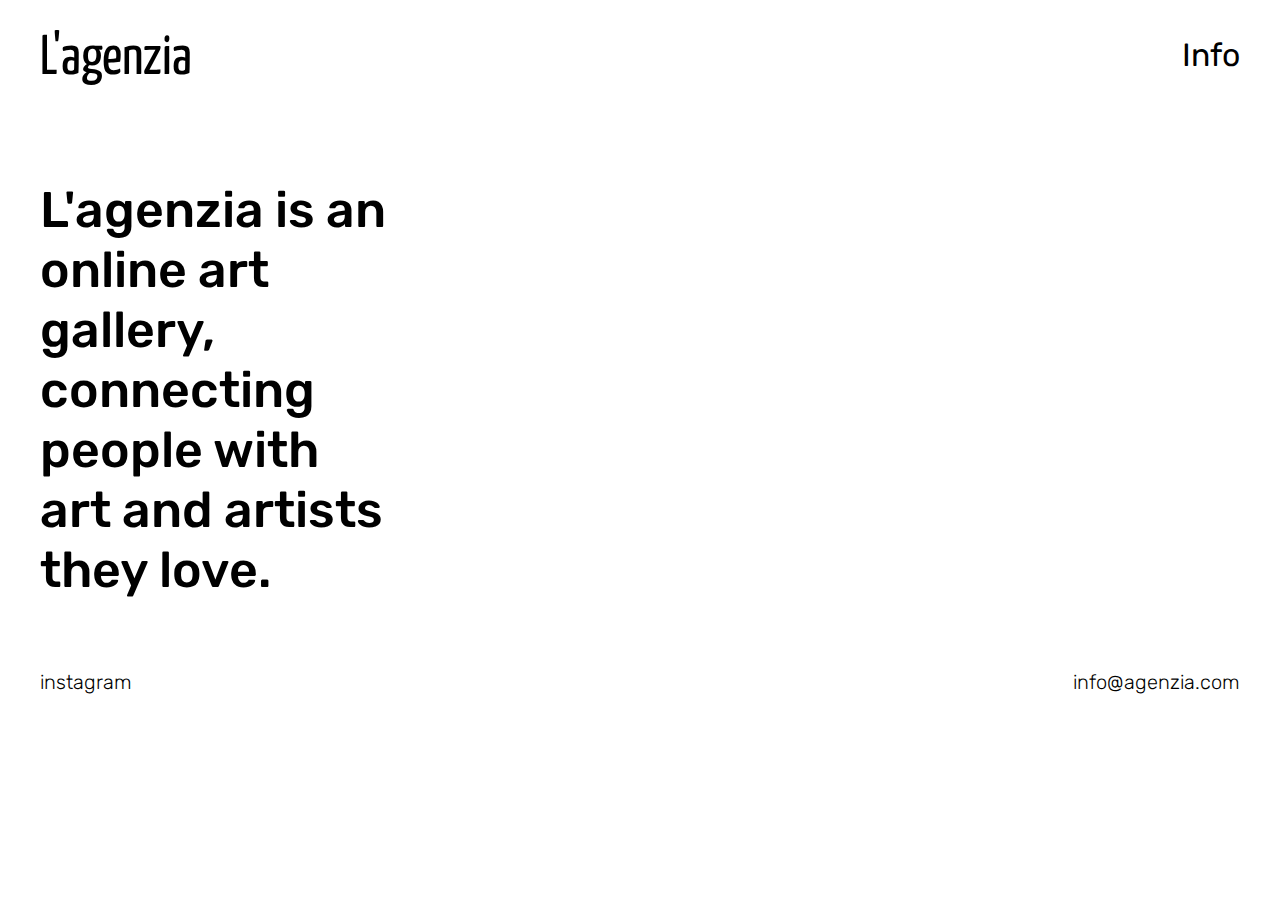
<file: contact.html>
<!DOCTYPE html>
<html lang="en">
<head>
    <meta charset="UTF-8">
    <meta http-equiv="X-UA-Compatible" content="IE=edge">
    <meta name="viewport" content="width=device-width, initial-scale=1.0">
    <title>Document</title>
    <link rel="stylesheet" href="stylecontact.css">
    <link rel="preconnect" href="https://fonts.googleapis.com">
    <link rel="preconnect" href="https://fonts.gstatic.com" crossorigin>
    <link href="https://fonts.googleapis.com/css2?family=Yanone+Kaffeesatz:wght@200;300;400;500;600;700&display=swap" rel="stylesheet">
    <link rel="preconnect" href="https://fonts.googleapis.com">
    <link rel="preconnect" href="https://fonts.gstatic.com" crossorigin>
    <link href="https://fonts.googleapis.com/css2?family=Rubik:ital,wght@0,300;0,400;0,500;0,600;0,700;0,800;0,900;1,300;1,400;1,500;1,600;1,700;1,800;1,900&family=Yanone+Kaffeesatz:wght@200;300;400;500;600;700&display=swap" rel="stylesheet">



</head>
<body>

    <body>
        <header>
         <p><a href="index.html">L'agenzia</a></p>
         <nav>
            <ul>
            <li><a href="contact.html">Info</a></li>
            </ul>
         </nav>
        </header>

        <main>

            <p>L'agenzia
                is an online
                art gallery, connecting people with 
                art and artists
                they love.</p>

                <div class="contact">
                <ul>
                    <li><a href="">instagram</a></li>
                </ul>
                <ul>
                    <li><a href="">info@agenzia.com</a></li>
                </ul>
                </div>
                
        </main>





    
</body>
</html>
</file>
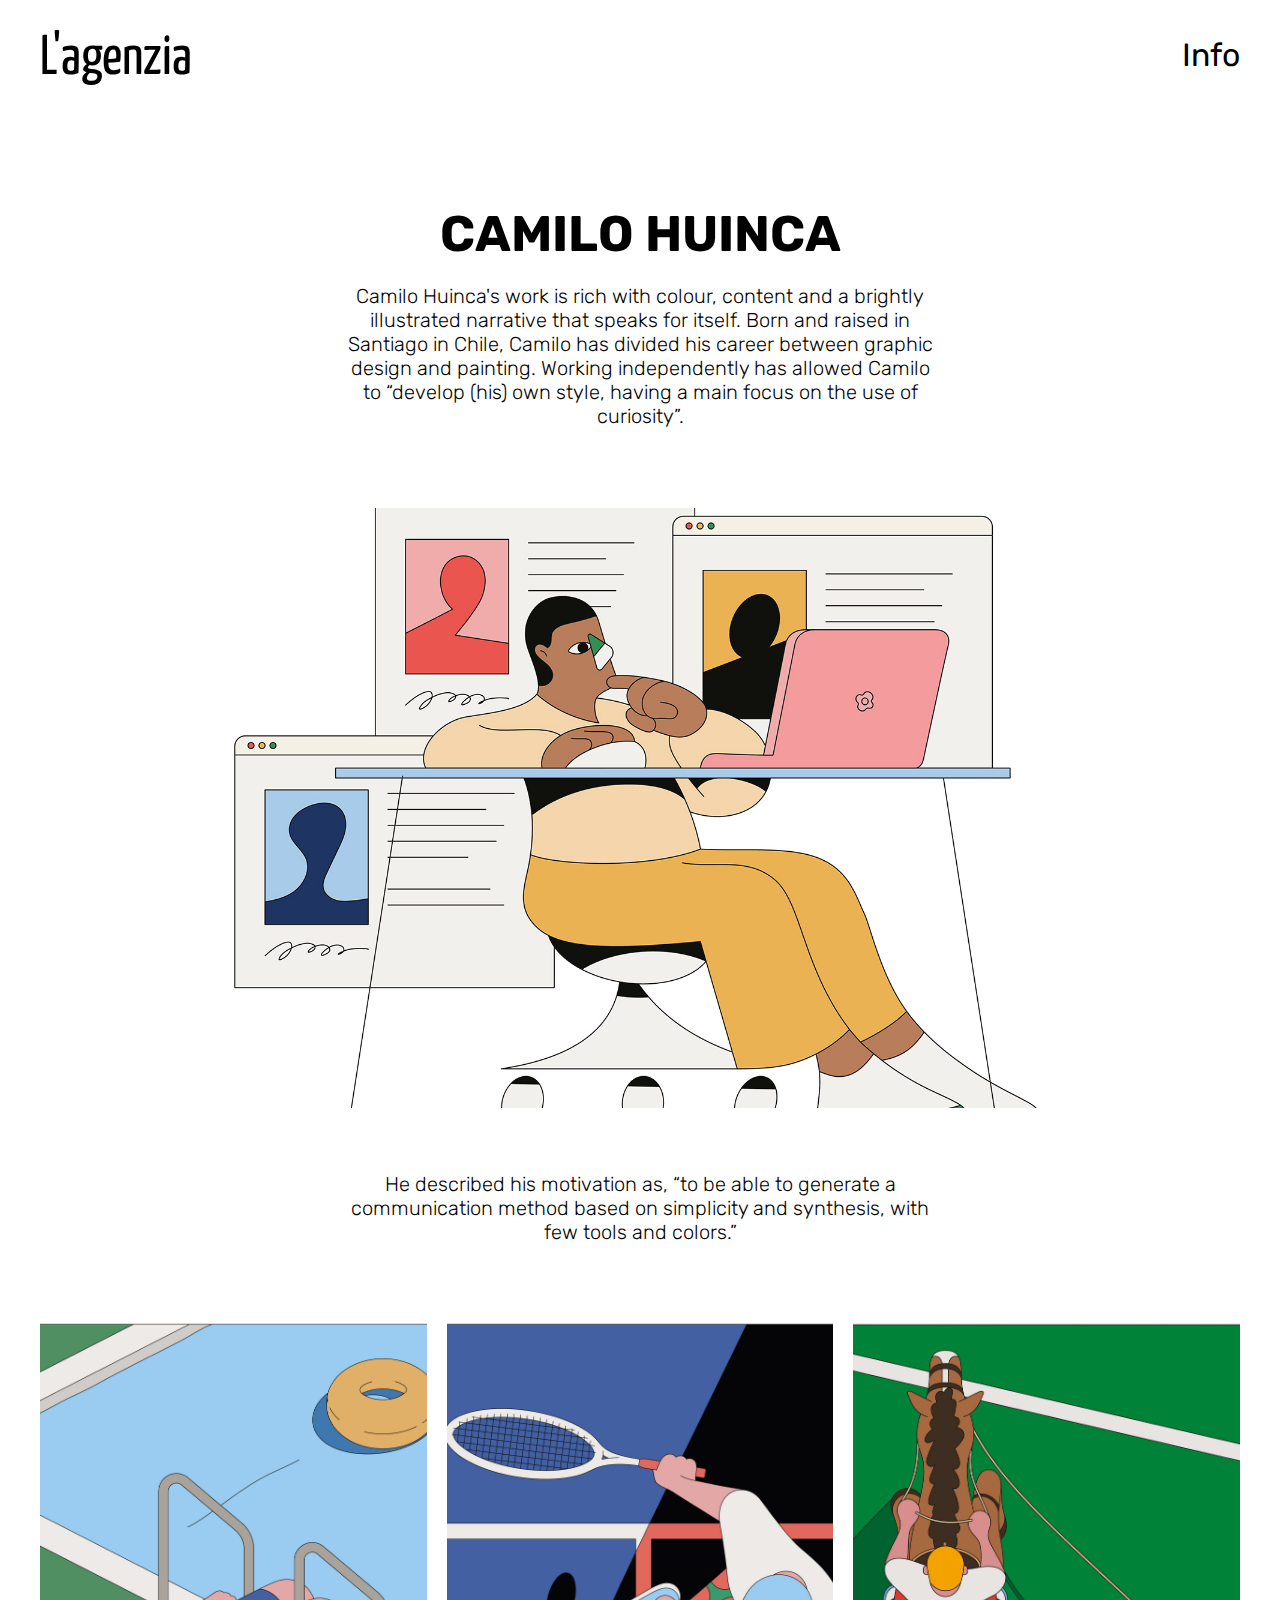
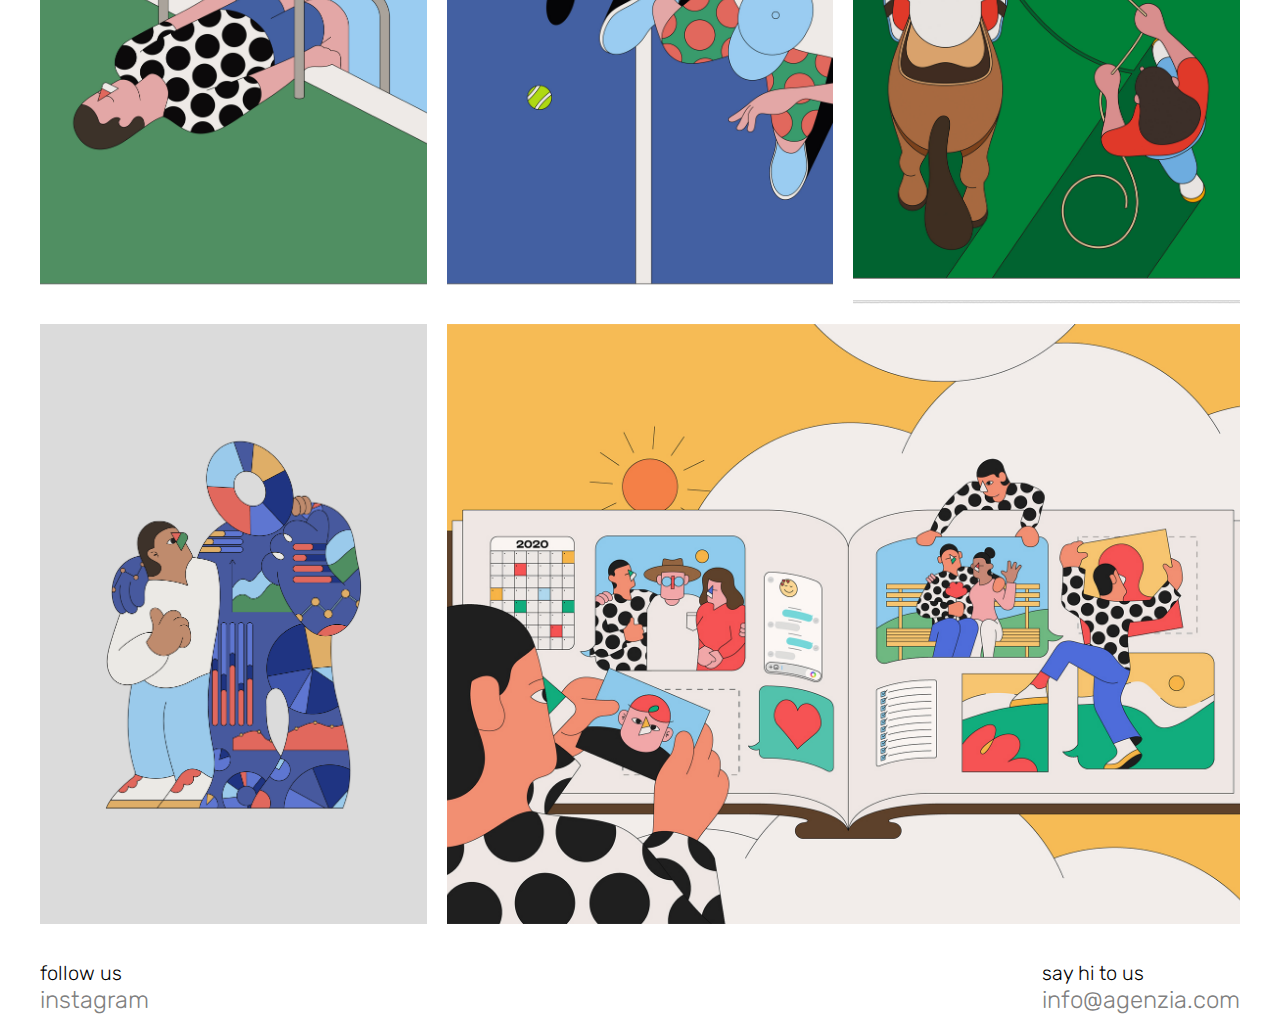
<file: illus2.html>
<!DOCTYPE html>
<html lang="en">
<head>
    <meta charset="UTF-8">
    <meta http-equiv="X-UA-Compatible" content="IE=edge">
    <meta name="viewport" content="width=device-width, initial-scale=1.0">
    <title>Document</title>
    <link rel="stylesheet" href="style1.css">

    <link rel="preconnect" href="https://fonts.googleapis.com">
    <link rel="preconnect" href="https://fonts.gstatic.com" crossorigin>
    <link href="https://fonts.googleapis.com/css2?family=Yanone+Kaffeesatz:wght@200;300;400;500;600;700&display=swap" rel="stylesheet">
    <link rel="preconnect" href="https://fonts.googleapis.com">
    <link rel="preconnect" href="https://fonts.gstatic.com" crossorigin>
    <link href="https://fonts.googleapis.com/css2?family=Rubik:ital,wght@0,300;0,400;0,500;0,600;0,700;0,800;0,900;1,300;1,400;1,500;1,600;1,700;1,800;1,900&family=Yanone+Kaffeesatz:wght@200;300;400;500;600;700&display=swap" rel="stylesheet">

</head>
<body>

    <header>
        <p><a href="index.html">L'agenzia</a></p>
        <nav>
           <ul>
           <li><a href="index.html">Info</a></li>
           </ul>
        </nav>
   </header>
   <main>
    <div class="hero">
    <div class="text1">
        <h1> CAMILO HUINCA </h1>  
        <p>Camilo Huinca's work is rich with colour, content and a brightly illustrated narrative that speaks for itself. Born
            and raised in Santiago in Chile, Camilo has divided his career between graphic design and painting. Working independently has allowed Camilo to “develop (his) own style, having a main focus on the use of curiosity”.</p>  
    </div> 

        <img src="illustratori/camilo huinca/AP_Camilo_Huinca_LALL_2_2x.png" alt="Camilo_Huinca_1">
    </div> 

    <div class="text2">
        <p>He described his motivation as, “to be able to generate a communication method based on simplicity and synthesis, with few tools and colors.”</p>

    </div>

        <div class="card1">
            <img src="illustratori/camilo huinca/AP_Camilo_Huinca_Tired-Swimmer_2x-scaled.png" alt="Camilo_Huinca_2">
            <img src="illustratori/camilo huinca/AP_Camilo_Huinca_Match-Point_2x-scaled.png" alt="Camilo_Huinca_3">
            <img src="illustratori/camilo huinca/AP_Camilo_Huinca_THE-NEW-YORKER_2x-scaled.png" alt="Camilo_Huinca_4">
        </div>


       

        <div class="card2">
            <div class="img1">
            <img src="illustratori/camilo huinca/AP_Camilo_Huinca_The-Atlantic-03_2x.png" alt="Camilo_Huinca_5">
            </div>
            <div class="img2">
            <img src="illustratori/camilo huinca/AP_Camilo_Huinca_social-well_2x.png" alt="Camilo_Huinca_6">
            </div>
        </div>


        <footer>

            <ul>
                <h2> follow us</h2>
                <li><a href="contact.html">instagram</a></li>
            </ul>
            <ul>
                <h2>say hi to us</h2>
                <li><a href="contact.html">info@agenzia.com</a></li>
            </ul>
            </footer>






</body>
</html>
</file>
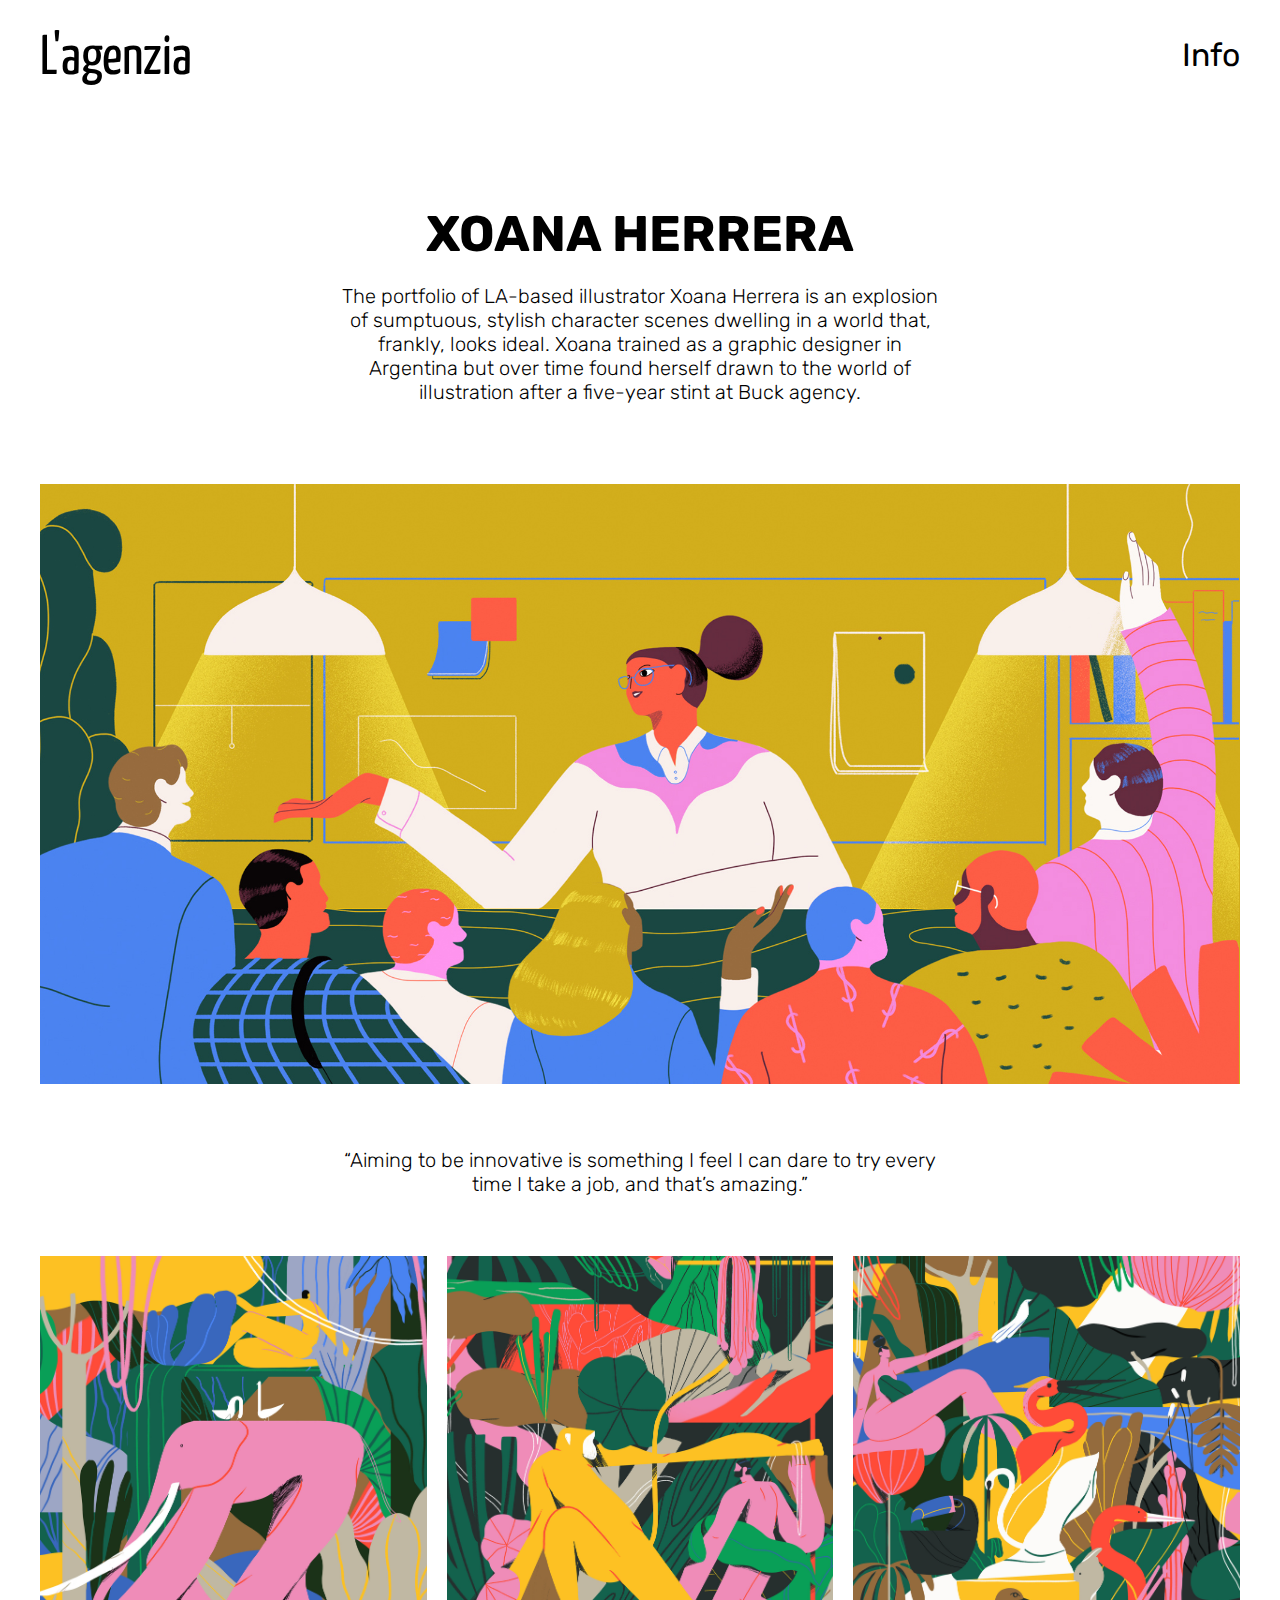
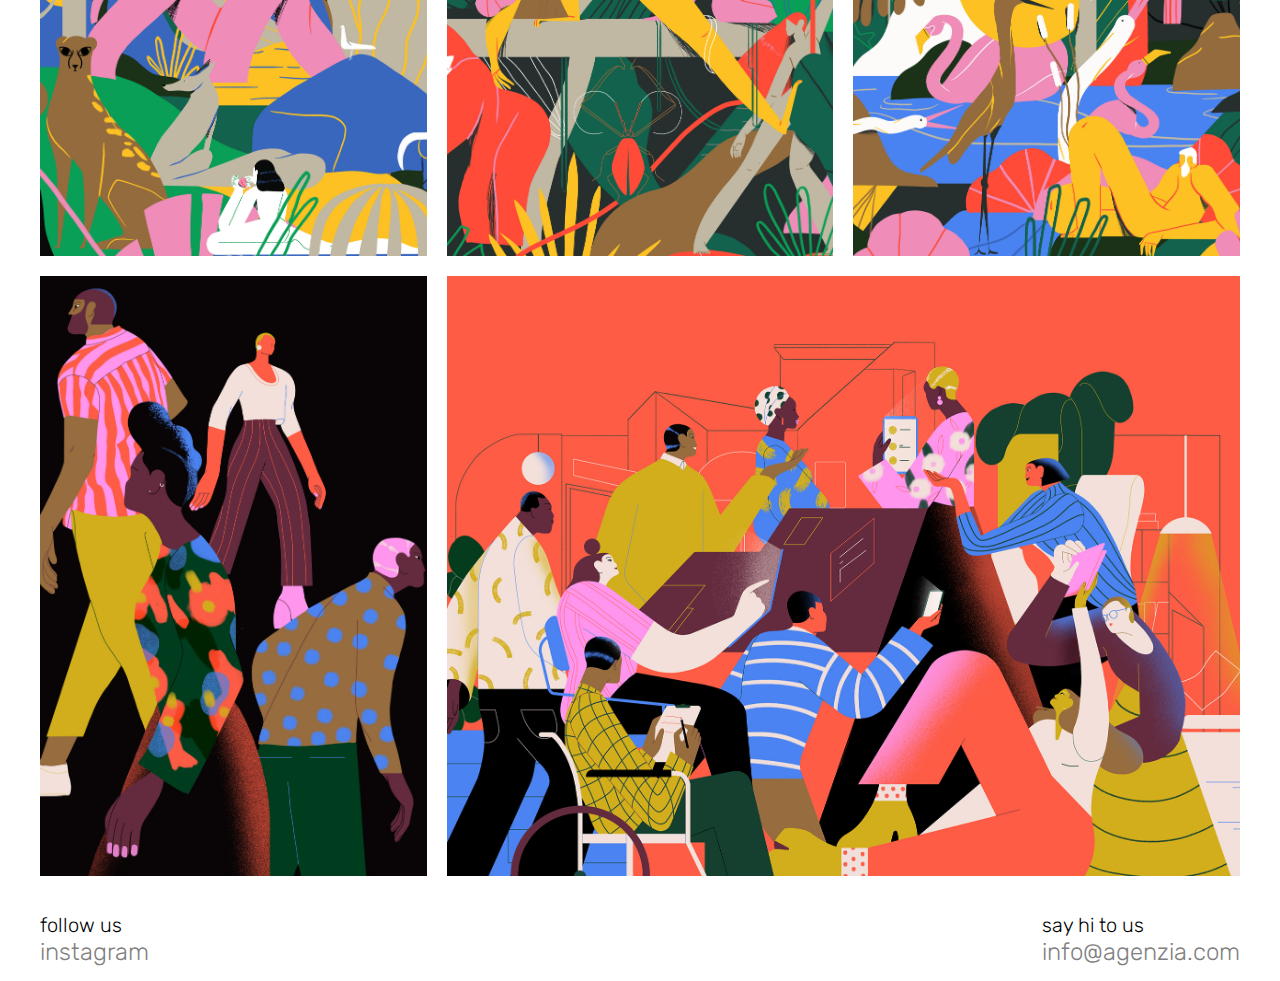
<file: illus3.html>
<!DOCTYPE html>
<html lang="en">
<head>
    <meta charset="UTF-8">
    <meta http-equiv="X-UA-Compatible" content="IE=edge">
    <meta name="viewport" content="width=device-width, initial-scale=1.0">
    <title>Document</title>
    <link rel="stylesheet" href="style2.css">

    <link rel="preconnect" href="https://fonts.googleapis.com">
    <link rel="preconnect" href="https://fonts.gstatic.com" crossorigin>
    <link href="https://fonts.googleapis.com/css2?family=Yanone+Kaffeesatz:wght@200;300;400;500;600;700&display=swap" rel="stylesheet">
    <link rel="preconnect" href="https://fonts.googleapis.com">
    <link rel="preconnect" href="https://fonts.gstatic.com" crossorigin>
    <link href="https://fonts.googleapis.com/css2?family=Rubik:ital,wght@0,300;0,400;0,500;0,600;0,700;0,800;0,900;1,300;1,400;1,500;1,600;1,700;1,800;1,900&family=Yanone+Kaffeesatz:wght@200;300;400;500;600;700&display=swap" rel="stylesheet">

</head>
<body>

    <header>
        <p><a href="index.html">L'agenzia</a></p>
        <nav>
           <ul>
           <li><a href="index.html">Info</a></li>
           </ul>
        </nav>
   </header>
   <main>
    <div class="hero">
    <div class="text1">
        <h1> XOANA HERRERA </h1>  
        <p>The portfolio of LA-based illustrator Xoana Herrera is an explosion of sumptuous, stylish character scenes dwelling in a world that, frankly, looks ideal. Xoana trained as a graphic designer in Argentina but over time found herself drawn to the world of illustration after a five-year stint at Buck agency.</p>  
    </div> 

        <img src="illustratori/xoana herrera/AP_Xoana_Herrera_Spot1_2x.png" alt="Xoana_Herrera_1">
    </div> 

    <div class="text2">
        <p> “Aiming to be innovative is something I feel I can dare to try every time I take a job, and that’s amazing.”</p>

    </div>

        <div class="card1">
            <img src="illustratori/xoana herrera/AP_Xoana_Herrera_Elefante_2x-1-scaled.png" alt="Xoana_Herrera_2">
            <img src="illustratori/xoana herrera/AP_Xoana_Herrera_Mono_2x-scaled.png" alt="Xoana_Herrera_3">
            <img src="illustratori/xoana herrera/AP_Xoana_Herrera_Aves_2x-scaled.png" alt="Xoana_Herrera_4">
        </div>


       

        <div class="card2">
            <div class="img1">
            <img src="illustratori/xoana herrera/AP_Xoana_Herrera_GCR_1_2x-scaled.png" alt="Xoana_Herrera_5">
            </div>
            <div class="img2">
            <img src="illustratori/xoana herrera/AP_Xoana_Herrera_GCR_9_2x.png" alt="Xoana_Herrera_6">
            </div>
        </div>


        <footer>

            <ul>
                <h2> follow us</h2>
                <li><a href="contact.html">instagram</a></li>
            </ul>
            <ul>
                <h2>say hi to us</h2>
                <li><a href="contact.html">info@agenzia.com</a></li>
            </ul>
            </footer>






</body>
</html>
</file>
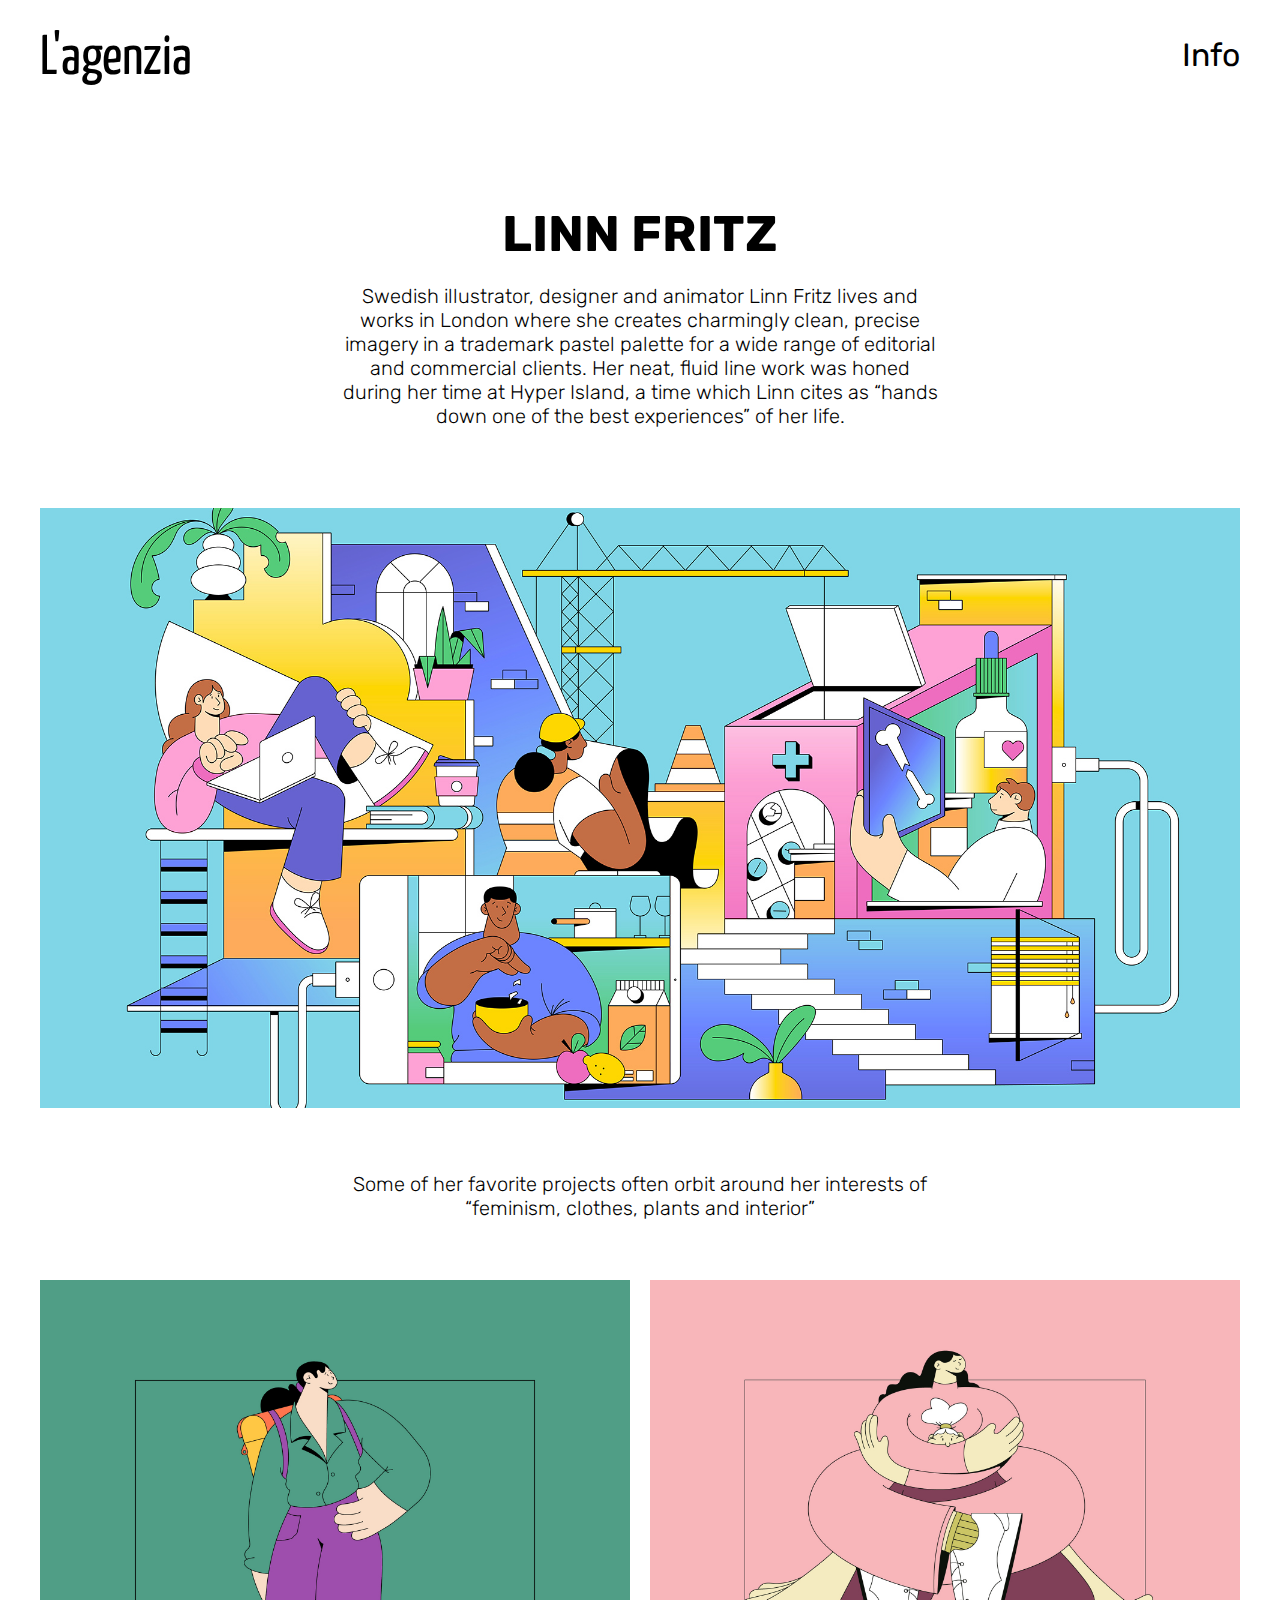
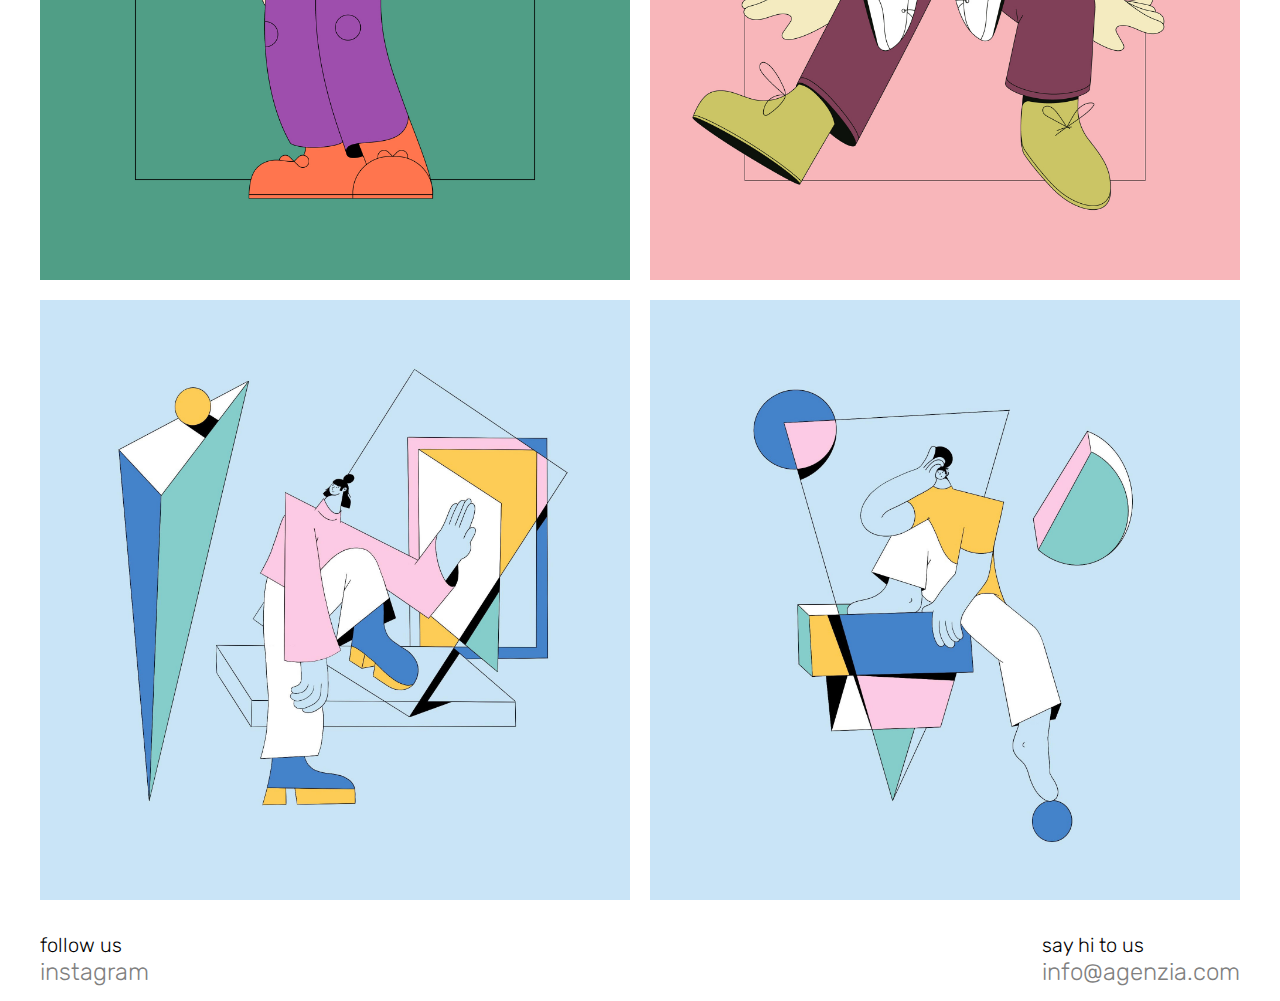
<file: illus4.html>
<!DOCTYPE html>
<html lang="en">
<head>
    <meta charset="UTF-8">
    <meta http-equiv="X-UA-Compatible" content="IE=edge">
    <meta name="viewport" content="width=device-width, initial-scale=1.0">
    <title>Document</title>
    <link rel="stylesheet" href="style3.css">

    <link rel="preconnect" href="https://fonts.googleapis.com">
    <link rel="preconnect" href="https://fonts.gstatic.com" crossorigin>
    <link href="https://fonts.googleapis.com/css2?family=Yanone+Kaffeesatz:wght@200;300;400;500;600;700&display=swap" rel="stylesheet">
    <link rel="preconnect" href="https://fonts.googleapis.com">
    <link rel="preconnect" href="https://fonts.gstatic.com" crossorigin>
    <link href="https://fonts.googleapis.com/css2?family=Rubik:ital,wght@0,300;0,400;0,500;0,600;0,700;0,800;0,900;1,300;1,400;1,500;1,600;1,700;1,800;1,900&family=Yanone+Kaffeesatz:wght@200;300;400;500;600;700&display=swap" rel="stylesheet">

</head>
<body>

    <header>
        <p><a href="index.html">L'agenzia</a></p>
        <nav>
           <ul>
           <li><a href="index.html">Info</a></li>
           </ul>
        </nav>
   </header>
   <main>
    <div class="hero">
    <div class="text1">
        <h1> LINN FRITZ </h1>  
        <p>Swedish illustrator, designer and animator Linn Fritz lives and works in London where she creates charmingly clean, precise imagery in a trademark pastel palette for a wide range of editorial and commercial clients. Her neat, fluid line work was honed during her time at Hyper Island, a time which Linn cites as “hands down one of the best experiences” of her life. </p>  
    </div> 

        <img src="illustratori/lin fritz/AP_Linn_Fritz_MadeToFlourish_2x.png" alt="Linn_Fritz_1">
    </div> 

    <div class="text2">
        <p> Some of her favorite projects often orbit around her interests of “feminism, clothes, plants and interior” </p>

    </div>

        <div class="card1">
            <img src="illustratori/lin fritz/AP_Linn_Fritz_HIKEGREEN_2x.png" alt="Linn_Fritz_2">
            <img src="illustratori/lin fritz/AP_Linn_Fritz_HUG_2x.png" alt="Linn_Fritz_3">
        </div>


       

        <div class="card2">
            <img src="illustratori/lin fritz/AP_Linn_Fritz_Blue01_2x.png" alt="Linn_Fritz_4">
            <img src="illustratori/lin fritz/AP_Linn_Fritz_Blue03_2x.png" alt="Linn_Fritz_3">
            </div>
        </div>


        <footer>

            <ul>
                <h2> follow us</h2>
                <li><a href="contact.html">instagram</a></li>
            </ul>
            <ul>
                <h2>say hi to us</h2>
                <li><a href="contact.html">info@agenzia.com</a></li>
            </ul>
            </footer>






</body>
</html>
</file>
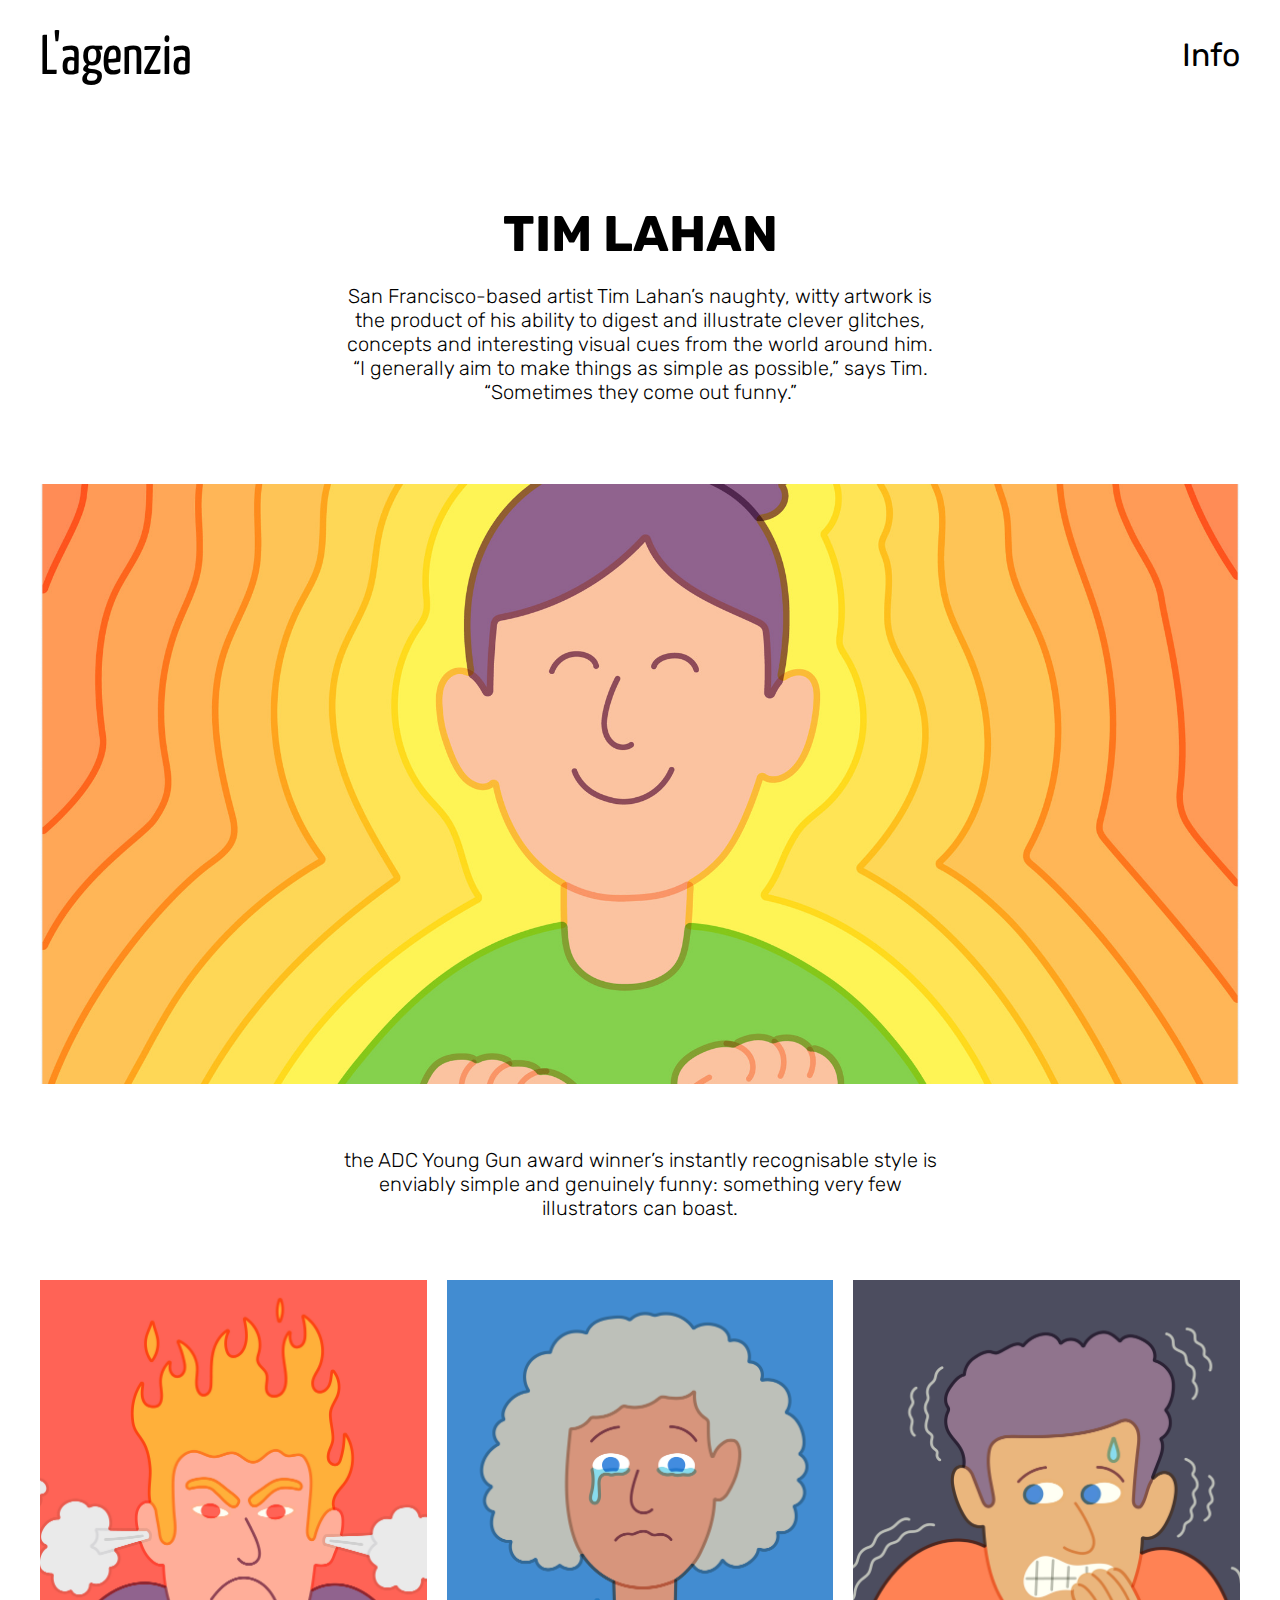
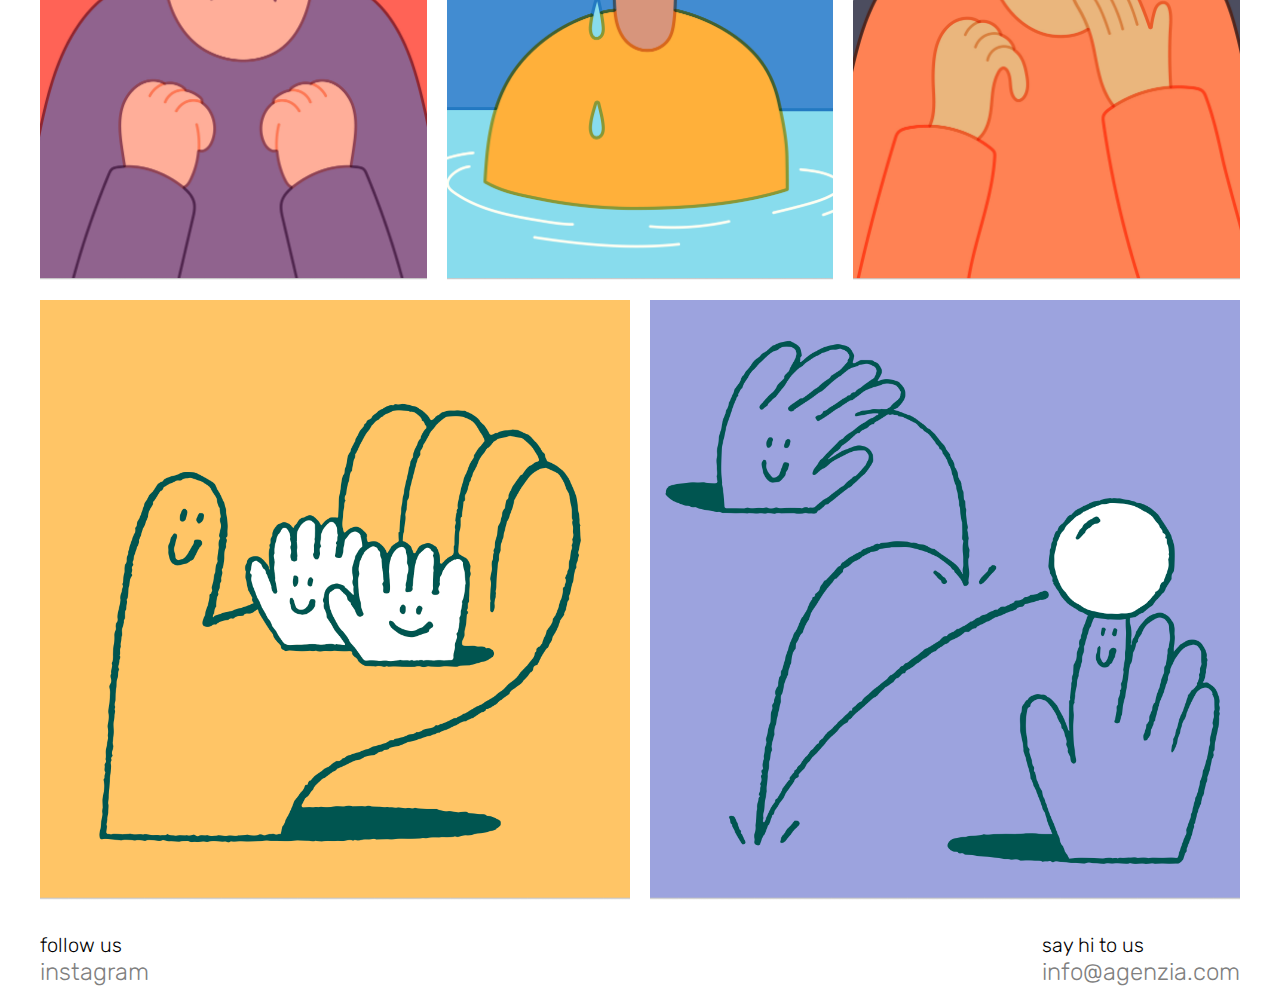
<file: illus6.html>
<!DOCTYPE html>
<html lang="en">
<head>
    <meta charset="UTF-8">
    <meta http-equiv="X-UA-Compatible" content="IE=edge">
    <meta name="viewport" content="width=device-width, initial-scale=1.0">
    <title>Document</title>
    <link rel="stylesheet" href="style3.css">

    <link rel="preconnect" href="https://fonts.googleapis.com">
    <link rel="preconnect" href="https://fonts.gstatic.com" crossorigin>
    <link href="https://fonts.googleapis.com/css2?family=Yanone+Kaffeesatz:wght@200;300;400;500;600;700&display=swap" rel="stylesheet">
    <link rel="preconnect" href="https://fonts.googleapis.com">
    <link rel="preconnect" href="https://fonts.gstatic.com" crossorigin>
    <link href="https://fonts.googleapis.com/css2?family=Rubik:ital,wght@0,300;0,400;0,500;0,600;0,700;0,800;0,900;1,300;1,400;1,500;1,600;1,700;1,800;1,900&family=Yanone+Kaffeesatz:wght@200;300;400;500;600;700&display=swap" rel="stylesheet">

</head>
<body>

    <header>
        <p><a href="index.html">L'agenzia</a></p>
        <nav>
           <ul>
           <li><a href="index.html">Info</a></li>
           </ul>
        </nav>
   </header>
   <main>
    <div class="hero">
    <div class="text1">
        <h1> TIM LAHAN </h1>  
        <p>San Francisco-based artist Tim Lahan’s naughty, witty artwork is the product of his ability to digest and illustrate clever glitches, concepts and interesting visual cues from the world around him. “I generally aim to make things as simple as possible,” says Tim. “Sometimes they come out funny.”
        </p>  
    </div> 

        <img src="illustratori/tim lahan/AP_Tim_Lahan_emotions_3_2x.png" alt="Tim_Lahan_1">
    </div> 

    <div class="text2">
        <p>  the ADC Young Gun award winner’s instantly recognisable style is enviably simple and genuinely funny: something very few illustrators can boast.</p>

    </div>

        <div class="card1">
            <img src="illustratori/tim lahan/AP_Tim_Lahan_emotions_4_2x.png" alt="Tim_Lahan_2">
            <img src="illustratori/tim lahan/AP_Tim_Lahan_emotions_1_2x.png" alt="Tim_Lahan_3">
            <img src="illustratori/tim lahan/AP_Tim_Lahan_emotions_2_2x.png" alt="Tim_Lahan_4">
        </div>



        <div class="card2">
            <img src="illustratori/tim lahan/AP_Tim_Lahan_ONEMEDICAL_1_2x.png" alt="Tim_Lahan_5">
            <img src="illustratori/tim lahan/AP_Tim_Lahan_ONEMEDICAL_3_2x.png" alt="Tim_Lahan_6">
        </div>


        <footer>

            <ul>
                <h2> follow us</h2>
                <li><a href="contact.html">instagram</a></li>
            </ul>
            <ul>
                <h2>say hi to us</h2>
                <li><a href="contact.html">info@agenzia.com</a></li>
            </ul>
            </footer>






</body>
</html>
</file>
<file: stylecontact.css>
body {
    margin:0;
    background-color: white;
    font-family: 'rubik';
}
img {
    max-width: 100%;
    height: auto;
}

header, main, footer {
    max-width: 1200px;
    margin: auto;
    } 

    header a {
        text-decoration: none;
        color: black;
        font-family: 'yanone kaffeesatz',rubik;
        font-weight: normal;
    }

    header p {
        font-size: 56px;
        margin: 0;
        font-weight: normal;
        font-family: 'yanone kaffeestaz';
    }

    header nav a {
        
        color: black;
        font-family: 'rubik';
        font-weight: normal;
        font-size: 32px;

    }

    header nav ul {
        text-decoration: none;
        list-style-type: none;
       
    }    


    header a:hover {
        color: black;
        font-weight: bold;
    }

    header {
        display: flex;
        justify-content: space-between;
        align-items: center;
        padding: 20px;
    }
        
    main {
        padding: 20px;
    }


    main p {
    font-family: 'rubik';
    width: 30%;
    font-size: 50px;
    font-weight: 500;
    }

    main ul {
        list-style-type: none;
        font-family: 'rubik';
        font-weight: lighter;
        font-size: 20px;
        padding: 0;
    } 

    main a {
    color: black;
    text-decoration: none;
}

main a:hover {
    color: black;
    font-weight: 400;
}

div.contact {
    display: flex;
    justify-content: space-between;
    align-items: center;
    margin: auto;
    padding: 0px;
}
</file>
<file: style1.css>
body {
    margin:0;
    background-color: white;
    font-family: 'rubik';
}
img {
    max-width: 100%;
    height: auto;
}

header, main, footer {
    max-width: 1200px;
    margin: auto;
    } 

    header a {
        text-decoration: none;
        color: black;
        font-family: 'yanone kaffeesatz',rubik;
        font-weight: normal;
    }

    header p {
        font-size: 56px;
        margin: 0;
        font-weight: normal;
        font-family: 'yanone kaffeestaz';
    }

    header nav a {
        
        color: black;
        font-family: 'rubik';
        font-weight: normal;
        font-size: 32px;

    }

    header nav ul {
        text-decoration: none;
        list-style-type: none;
       
    }    


    header a:hover {
        color: black;
        font-weight: bold;
    }

    header {
        display: flex;
        justify-content: space-between;
        align-items: center;
        padding: 20px;
       
    }

    div.text1 h1 {
        font-size: 50px;
        margin-bottom: 0;

    }
    div.text1 p {
        font-size: 20px;
        font-weight: lighter;
    }
    div.text1 {
        max-width: 100%;
        display: grid;
        grid-row: 1;
        text-align: center;
        width: 50%;
        margin: auto;
        padding: 60px;
    }

    main img {
        object-fit: cover;
        height: 600px; 
    }

    div.hero img {
        object-fit: cover;
        width: 100%;
         }

    div.text2 p {
        display: flex;
        justify-content: center;
        justify-items: center;
        width: 50%;
        margin: auto;
        padding: 60px;

     } 

     div.text2 p {
        font-size: 20px;
        font-weight: lighter;
        text-align: center;  
       
     } 

     div.card1 {
        display: grid;
        columns: 2;
        grid-template-columns: repeat(auto-fit, minmax(350px, 1fr));
        gap: 20px;
        margin-bottom: 20px;
    }

    div.card2 {
        display: grid;
        columns: 3;
        grid-template-columns: repeat(auto-fit, minmax(350px, 1fr));
        gap: 20px;
        
    }

    .img1 {
        grid-column: 1 / span 1;
        
     }

     .img2 {
        grid-column: 2 / span 2;
     }
   

     footer {
        display: flex;
        justify-content: space-between;
        align-items: center;
        line-height: 10px;
        
    }

    footer h2 {
        
        color: black;
        font-family: 'rubik';
        font-weight: lighter;
        font-size: 20px;
    } 

    footer ul {
        list-style-type: none;
        font-family: 'rubik';
        font-weight: lighter;
        font-size: 24px;
        padding: 0;
        
    } 

footer a {
    color: grey;
    text-decoration: none;
    
}

footer a:hover {
    color: black;
    font-weight: 400;
}
</file>
<file: style2.css>
body {
    margin:0;
    background-color: white;
    font-family: 'rubik';
}
img {
    max-width: 100%;
    height: auto;
}

header, main, footer {
    max-width: 1200px;
    margin: auto;
    } 

    header a {
        text-decoration: none;
        color: black;
        font-family: 'yanone kaffeesatz',rubik;
        font-weight: normal;
    }

    header p {
        font-size: 56px;
        margin: 0;
        font-weight: normal;
        font-family: 'yanone kaffeestaz';
    }

    header nav a {
        
        color: black;
        font-family: 'rubik';
        font-weight: normal;
        font-size: 32px;

    }

    header nav ul {
        text-decoration: none;
        list-style-type: none;
       
    }    


    header a:hover {
        color: black;
        font-weight: bold;
    }

    header {
        display: flex;
        justify-content: space-between;
        align-items: center;
        padding: 20px;
    }

    div.text1 h1 {
        font-size: 50px;
        margin-bottom: 0;

    }
    div.text1 p {
        font-size: 20px;
        font-weight: lighter;
    }
    div.text1 {
        max-width: 100%;
        display: grid;
        grid-row: 1;
        text-align: center;
        width: 50%;
        margin: auto;
        padding: 60px;
    }

    main img {
        object-fit: cover;
        height: 600px; 
    }

    div.hero img {
        object-fit: cover;
        width: 100%;
         }

    div.text2 p {
        display: flex;
        justify-content: center;
        justify-items: center;
        width: 50%;
        margin: auto;
        padding: 60px;

     } 

     div.text2 p {
        font-size: 20px;
        font-weight: lighter;
        text-align: center;  
       
     } 

     div.card1 {
        display: grid;
        columns: 3;
        grid-template-columns: repeat(auto-fit, minmax(350px, 1fr));
        gap: 20px;
        margin-bottom: 20px;
        
    }

    div.card2 {
        display: grid;
        columns: 3;
        grid-template-columns: repeat(auto-fit, minmax(350px, 1fr));
        gap: 20px;
        
    }

    .img1 {
        grid-column: 1 / span 1;
        
     }

     .img2 {
        grid-column: 2 / span 2;
     }


     footer {
        display: flex;
        justify-content: space-between;
        align-items: center;
        line-height: 10px;
        
    }

    footer h2 {
        
        color: black;
        font-family: 'rubik';
        font-weight: lighter;
        font-size: 20px;
    } 

    footer ul {
        list-style-type: none;
        font-family: 'rubik';
        font-weight: lighter;
        font-size: 24px;
        padding: 0;
        
        
    } 

footer a {
    color: grey;
    text-decoration: none;
    
}

footer a:hover {
    color: black;
    font-weight: 400;
}
</file>
<file: style3.css>
body {
    margin:0;
    background-color: white;
    font-family: 'rubik';
}
img {
    max-width: 100%;
    height: auto;
}

header, main, footer {
    max-width: 1200px;
    margin: auto;
    } 

    header a {
        text-decoration: none;
        color: black;
        font-family: 'yanone kaffeesatz',rubik;
        font-weight: normal;
    }

    header p {
        font-size: 56px;
        margin: 0;
        font-weight: normal;
        font-family: 'yanone kaffeestaz';
    }

    header nav a {
        
        color: black;
        font-family: 'rubik';
        font-weight: normal;
        font-size: 32px;

    }

    header nav ul {
        text-decoration: none;
        list-style-type: none;
       
    }    


    header a:hover {
        color: black;
        font-weight: bold;
    }

    header {
        display: flex;
        justify-content: space-between;
        align-items: center;
        padding: 20px;
    }

    div.text1 h1 {
        font-size: 50px;
        margin-bottom: 0;

    }
    div.text1 p {
        font-size: 20px;
        font-weight: lighter;
    }
    div.text1 {
        max-width: 100%;
        display: grid;
        grid-row: 1;
        text-align: center;
        width: 50%;
        margin: auto;
        padding: 60px;
    }

    main img {
        object-fit: cover;
        height: 600px; 
    }

    div.hero img {
        object-fit: cover;
        width: 100%;
         }

    div.text2 p {
        display: flex;
        justify-content: center;
        justify-items: center;
        width: 50%;
        margin: auto;
        padding: 60px;

     } 

     div.text2 p {
        font-size: 20px;
        font-weight: lighter;
        text-align: center;  
        
       
     } 

     div.card1 {
        display: grid;
        columns: 2;
        grid-template-columns: repeat(auto-fit, minmax(350px, 1fr));
        gap: 20px;
        margin-bottom: 20px;
    }

    div.card2 {
        display: grid;
        columns: 2;
        grid-template-columns: repeat(auto-fit, minmax(350px, 1fr));
        gap: 20px;
        
        
    }

    .img1 {
        grid-column: 1 / span 1;
        
     }

     .img2 {
        grid-column: 2 / span 2;
     }
   

     @media (max-width:600px) {
        .grid {
            grid-template-columns: repeat(3, 1fr);
        }
    }


     footer {
        display: flex;
        justify-content: space-between;
        align-items: center;
        line-height: 10px;
        
    }

    footer h2 {
        
        color: black;
        font-family: 'rubik';
        font-weight: lighter;
        font-size: 20px;
    } 

    footer ul {
        list-style-type: none;
        font-family: 'rubik';
        font-weight: lighter;
        font-size: 24px;
        padding: 0;
        
        
    } 

footer a {
    color: grey;
    text-decoration: none;
    
}

footer a:hover {
    color: black;
    font-weight: 400;
}
</file>
